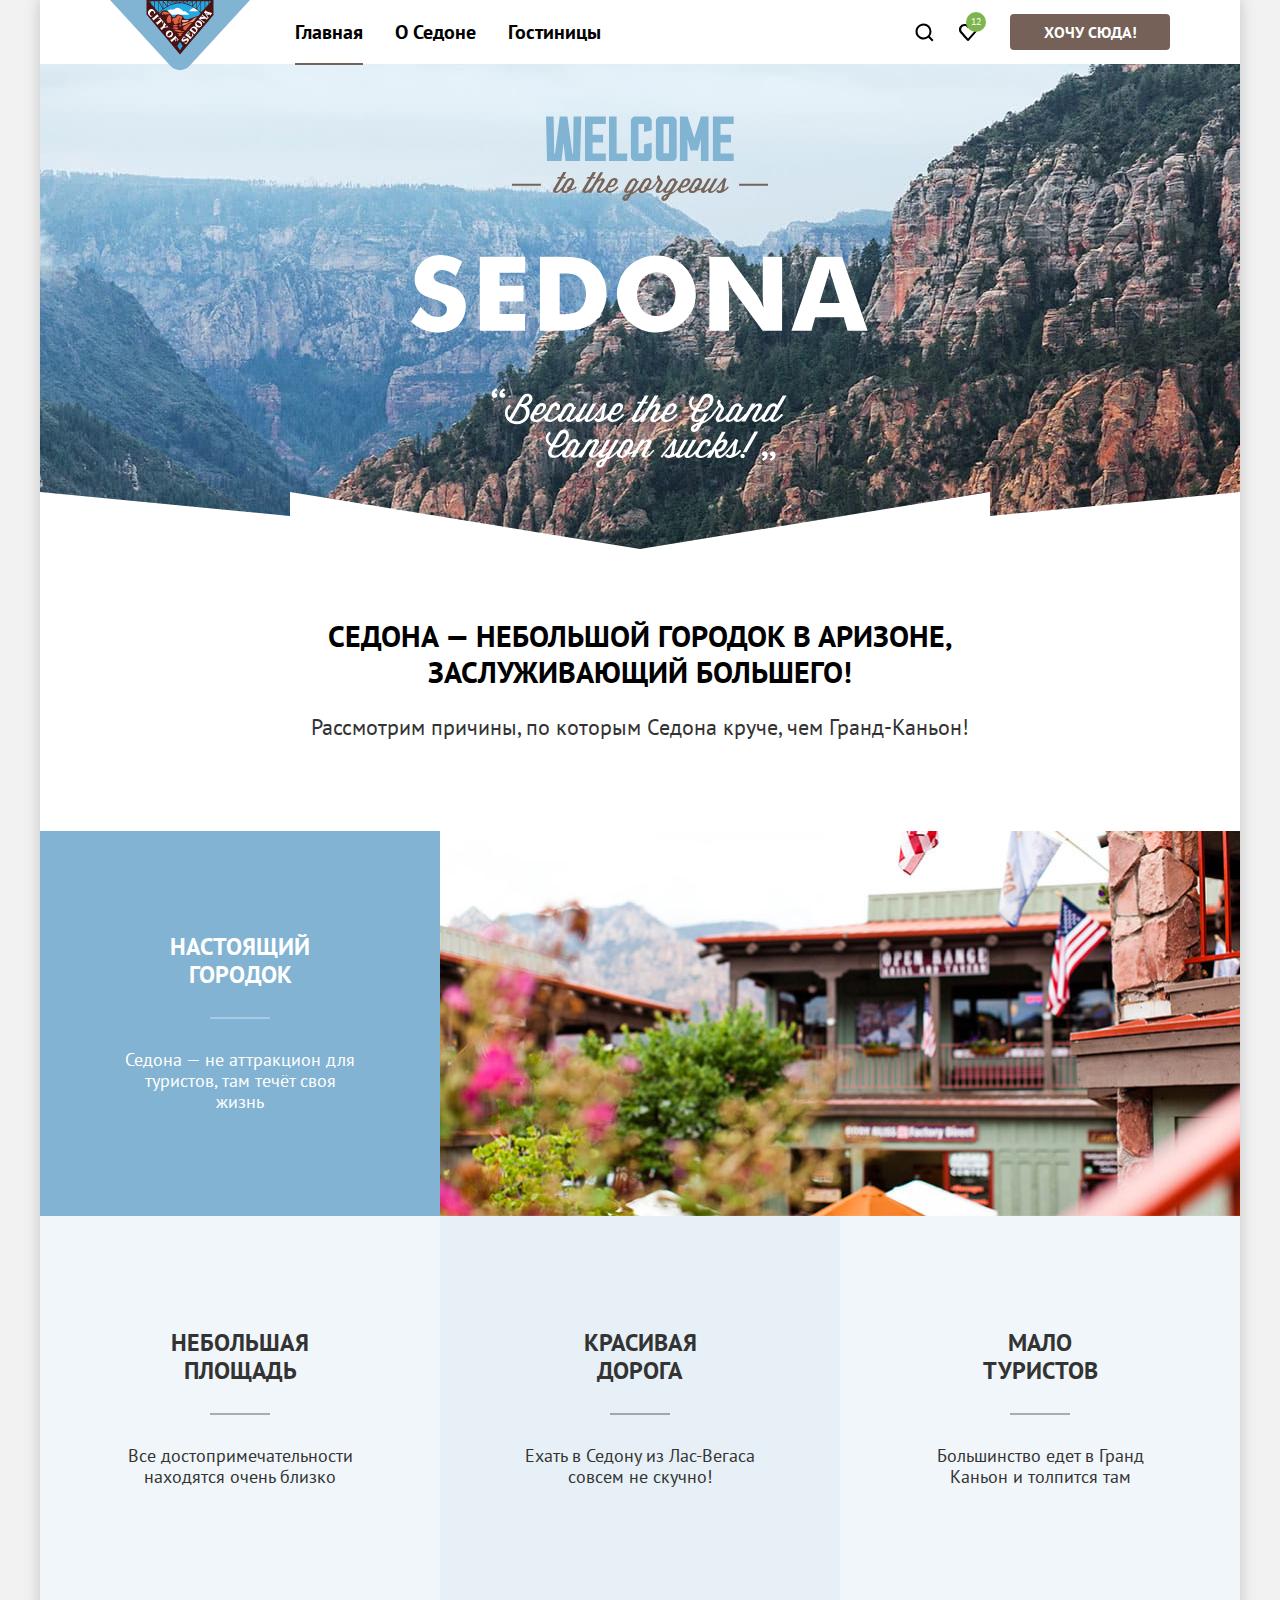
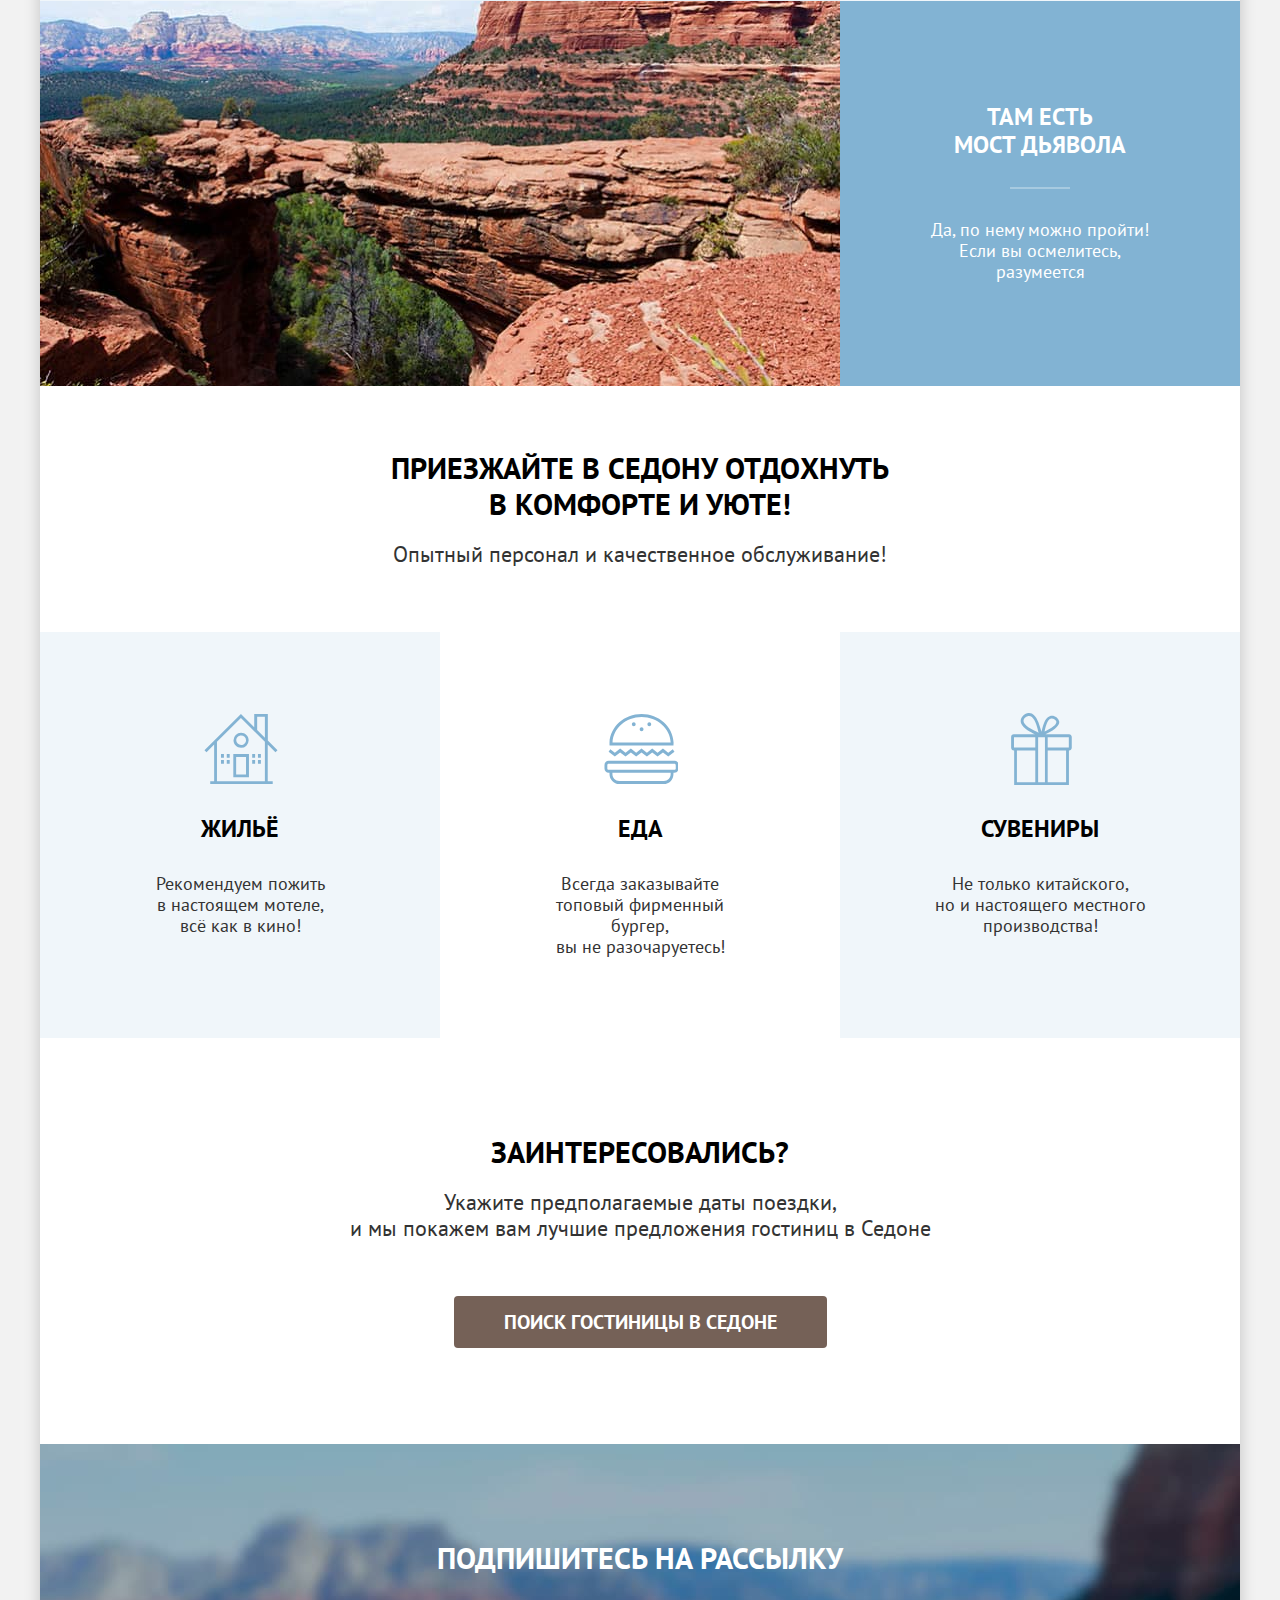
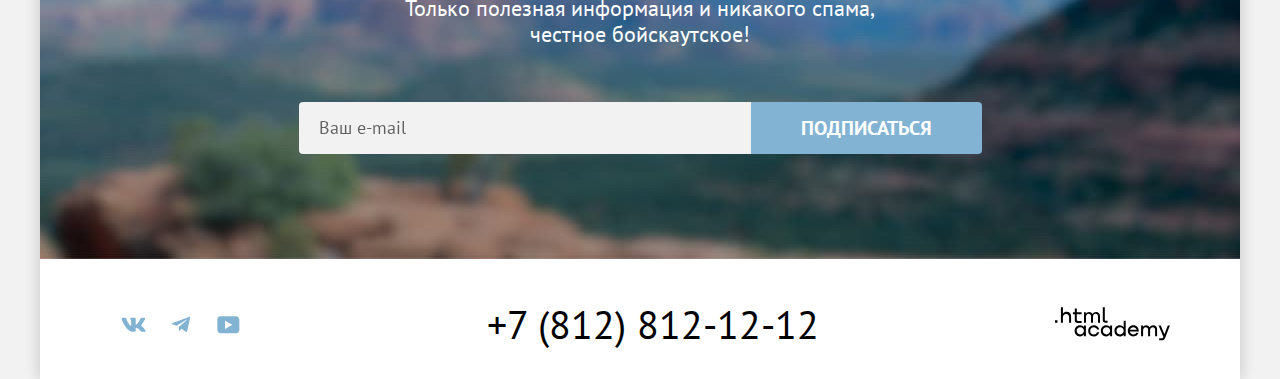
<file: index.html>
<!DOCTYPE html>
<html lang="ru">
<head>
  <meta charset="utf-8">
  <meta name="viewport" content="width=device-width, initial-scale=1.0">
  <title>Седона</title>
  <link rel="stylesheet" href="styles/styles.css">
  <link rel="icon" sizes="32x32" href="favicon.ico">
</head>
<body>
  <div class="page-container">
    <header class="page-header">
      <nav class="navigation">
        <a class="logo" href="index.html">
          <span class="visually-hidden">Логотип</span>
          <img class="site-logo" src="images/logo.svg" width="140" height="70" alt="Логотип Седона">
        </a>
        <ul class="navigation-list">
          <li class="navigation-item">
            <a class="navigation-link" href="#"><span class="navigation-link-current">Главная</span></a>
          </li>
          <li class="navigation-item">
            <a class="navigation-link" href="#">О Седоне</a>
          </li>
          <li class="navigation-item">
            <a class="navigation-link" href="catalog.html">Гостиницы</a>
          </li>
        </ul>
        <ul class="navigation-user">
          <li class="navigation-item">
            <a class="navigation-link navigation-item-search navigation-icon" href="search.html">
              <span class="visually-hidden">Поиск</span>
            </a>
          </li>
          <li class="navigation-item navigation-item-favorite">
            <a class="navigation-link navigation-item-heart navigation-icon" href="favorite.html">
              <span class="visually-hidden">Избранное</span>
              <span class="item-count">12</span>
            </a>
          </li>
          <li class="navigation-item">
            <a class="button navigation-item-button" href="#">Хочу сюда!</a>
          </li>
        </ul>
      </nav>
    </header>

    <main class="main-index">
      <section class="hero">
        <h1 class="visually-hidden">Седона</h1>
        <img class="hero-logo" src="images/welcome-to-sedona.svg" width="458" height="352" alt="Welcome to the gorgeous Sedona, because the Grand Canyon sucks!">
      </section>

      <section class="advantages">
        <h2 class="visually-hidden">Преимущества</h2>
        <b class="main-title title">Седона — небольшой городок в Аризоне, <br> заслуживающий большего!</b>
        <p class="main-subtitle subtitle">Рассмотрим причины, по которым Седона круче, чем Гранд-Каньон!</p>
        <ul class="advantages-list">
          <li class="advantages-item light">
            <h3 class="advantages-title">Настоящий городок</h3>
            <p class="advantages-description">Седона — не аттракцион для туристов, там течёт своя жизнь</p>
          </li>
          <li class="advantages-image">
            <img class="advantages-photo" src="images/advantages/photo-1.jpg" width="800" height="385" alt="Фото города">
          </li>
          <li class="advantages-item dark light-blue-background">
            <h3 class="advantages-title">Небольшая площадь</h3>
            <p class="advantages-description">Все достопримечательности находятся очень близко</p>
          </li>
          <li class="advantages-item dark">
            <h3 class="advantages-title">Красивая <br> дорога</h3>
            <p class="advantages-description">Ехать в Седону из Лас-Вегаса совсем не скучно!</p>
          </li>
          <li class="advantages-item dark light-blue-background">
            <h3 class="advantages-title">Мало <br> туристов</h3>
            <p class="advantages-description">Большинство едет в Гранд Каньон и толпится там</p>
          </li>
          <li class="advantages-image advantages-image-bridge">
            <img class="advantages-photo" src="images/advantages/photo-2.jpg" width="800" height="385" alt="Фото города">
          </li>
          <li class="advantages-item light">
            <h3 class="advantages-title">Там есть <br> мост дьявола</h3>
            <p class="advantages-description">Да, по нему можно пройти! Если вы осмелитесь, разумеется</p>
          </li>
        </ul>
      </section>

      <section class="services">
        <h2 class="services-title title">Приезжайте в Седону отдохнуть <br> в комфорте и уюте!</h2>
        <p class="services-subtitle subtitle">Опытный персонал и качественное обслуживание!</p>
        <ul class="services-list">
          <li class="services-item">
            <h3 class="services-heading services-home">Жильё</h3>
            <p class="services-text">Рекомендуем пожить <br> в настоящем мотеле, <br> всё как в кино!</p>
          </li>
          <li class="services-item">
            <h3 class="services-heading services-food">Еда</h3>
            <p class="services-text">Всегда заказывайте <br> топовый фирменный бургер, <br> вы не разочаруетесь!</p>
          </li>
          <li class="services-item">
            <h3 class="services-heading services-gifts">Сувениры</h3>
            <p class="services-text">Не только китайского, <br> но и настоящего местного <br> производства!</p>
          </li>
        </ul>
      </section>

      <section class="search">
        <h2 class="search-title title">Заинтересовались?</h2>
        <p class="search-subtitle subtitle">Укажите предполагаемые даты поездки, <br> и мы покажем вам лучшие предложения гостиниц в
          Седоне</p>
        <button class="button search-button" type="button">Поиск гостиницы в седоне</button>
      </section>

      <section class="subscribe">
        <h2 class="subscribe-title title">Подпишитесь на рассылку</h2>
        <p class="subscribe-subtitle subtitle">Только полезная информация и никакого спама, <br> честное бойскаутское!</p>
        <form class="subscribe-form" action="https://echo.htmlacademy.ru/" method="post">
          <input type="email" id="email-address" name="email-address" required class="subscribe-form-email">
          <label for="email-address" class="subscribe-email">Ваш e-mail</label>
          <button class="button button-light subscribe-button" type="submit">Подписаться</button>
        </form>
      </section>
    </main>

    <footer class="page-footer">
      <section class="footer-social">
        <h2 class="visually-hidden">Социальные сети</h2>
        <ul class="footer-social-list">
          <li class="footer-social-item">
            <a href="https://vk.com/htmlacademy" class="social-logo vk">
              <span class="visually-hidden">ВКонтакте</span>
            </a>
          </li>
          <li class="footer-social-item">
            <a href="https://t.me/htmlacademy" class="social-logo telegram">
              <span class="visually-hidden">Телеграмм</span>
            </a>
          </li>
          <li class="footer-social-item">
            <a href="https://www.youtube.com/user/htmlacademyru" class="social-logo youtube">
              <span class="visually-hidden">YouTube</span>
            </a>
          </li>
        </ul>
      </section>

      <section class="footer-number">
        <h2 class="visually-hidden">Номер</h2>
        <address class="contacts-address">
          <a href="tel:+78128121212" class="footer-number-call">+7 (812) 812-12-12</a>
        </address>
      </section>

      <section class="footer-logo">
        <h2 class="visually-hidden">Логотип HTML Academy</h2>
        <a href="https://htmlacademy.ru/intensive/htmlcss" class="htmlacademy-link">
          <span class="visually-hidden">Логотип HTML Academy</span>
        </a>
      </section>

    </footer>
  </div>
  <div class="modal-container modal-container-close">
    <div class="modal modal-search">
      <button class="modal-close-button" type="button">
        <span class="visually-hidden">Закрыть</span>
        <svg role="img" aria-label="Закрыть" aria-hidden="true" focusable="false" class="modal-close" xmlns="http://www.w3.org/2000/svg" width="14" height="14" fill="none">
          <path fill-rule="evenodd" d="M14.5 1.78 13.2.5 7.49 6.2 1.79.5.48 1.8l5.7 5.7-5.7 5.7 1.3 1.3 5.7-5.7 5.7 5.7 1.3-1.3-5.7-5.7 5.7-5.7Z"/>
        </svg>
      </button>
      <section class="modal-content">
        <h2 class="modal-title">Поиск гостиницы в Седоне</h2>
        <form class="search-form" action="https://echo.htmlacademy.ru/" method="post">
          <div class="search-form-wrapper">
            <label for="check-in-date" class="search-form-title title-check-in">Дата заезда:</label>
            <input type="text" id="check-in-date" name="check-in-date" required class="search-form-input" value="27 апреля 2020">
            <svg role="img" aria-label="Календарь" aria-hidden="true" focusable="false" xmlns="http://www.w3.org/2000/svg" width="16" height="15" fill="none" viewBox="0 0 16 15" class="search-form-calendar">
              <path d="M5.75 10c.3 0 .5-.2.5-.5s-.2-.5-.5-.5-.5.2-.5.5.2.5.5.5Z"/>
              <path d="M15 2h-2V0h-1v2H4V0H3v2H1c-.6 0-1 .4-1 1v11c0 .5.4 1 1 1h14c.5 0 1-.5 1-1V3c0-.6-.5-1-1-1Zm0 12H1V7h14v7ZM1 6V3h2v2h1V3h8v2h1V3h2v3H1Z"/>
              <path d="M8 10c.3 0 .5-.2.5-.5S8.3 9 8 9s-.5.2-.5.5.2.5.5.5Zm2.25 0c.3 0 .5-.2.5-.5s-.2-.5-.5-.5-.5.2-.5.5.2.5.5.5Zm-4.5 1c-.3 0-.5.2-.5.5s.2.5.5.5.5-.2.5-.5-.2-.5-.5-.5ZM3.5 10c.3 0 .5-.2.5-.5S3.8 9 3.5 9s-.5.2-.5.5.2.5.5.5Zm0 1c-.3 0-.5.2-.5.5s.2.5.5.5.5-.2.5-.5-.2-.5-.5-.5ZM8 11c-.3 0-.5.2-.5.5s.2.5.5.5.5-.2.5-.5-.2-.5-.5-.5Zm2.25 0c-.3 0-.5.2-.5.5s.2.5.5.5.5-.2.5-.5-.2-.5-.5-.5Zm2.25-1c.3 0 .5-.2.5-.5s-.2-.5-.5-.5-.5.2-.5.5.2.5.5.5Zm0 1c-.3 0-.5.2-.5.5s.2.5.5.5.5-.2.5-.5-.2-.5-.5-.5Z"/>
            </svg>
            <span class="search-form-text error">Мы не можем отправить вас в прошлое.</span>
          </div>
          <div class="search-form-wrapper">
            <label for="check-out-date" class="search-form-title title-check-out">Дата выезда:</label>
            <input type="text" id="check-out-date" name="check-out-date" required class="search-form-input" value="1 сентября 2023">
            <svg role="img" aria-label="Календарь" aria-hidden="true" focusable="false" xmlns="http://www.w3.org/2000/svg" width="16" height="15" fill="none" viewBox="0 0 16 15" class="search-form-calendar">
              <path d="M5.75 10c.3 0 .5-.2.5-.5s-.2-.5-.5-.5-.5.2-.5.5.2.5.5.5Z"/>
              <path d="M15 2h-2V0h-1v2H4V0H3v2H1c-.6 0-1 .4-1 1v11c0 .5.4 1 1 1h14c.5 0 1-.5 1-1V3c0-.6-.5-1-1-1Zm0 12H1V7h14v7ZM1 6V3h2v2h1V3h8v2h1V3h2v3H1Z"/>
              <path d="M8 10c.3 0 .5-.2.5-.5S8.3 9 8 9s-.5.2-.5.5.2.5.5.5Zm2.25 0c.3 0 .5-.2.5-.5s-.2-.5-.5-.5-.5.2-.5.5.2.5.5.5Zm-4.5 1c-.3 0-.5.2-.5.5s.2.5.5.5.5-.2.5-.5-.2-.5-.5-.5ZM3.5 10c.3 0 .5-.2.5-.5S3.8 9 3.5 9s-.5.2-.5.5.2.5.5.5Zm0 1c-.3 0-.5.2-.5.5s.2.5.5.5.5-.2.5-.5-.2-.5-.5-.5ZM8 11c-.3 0-.5.2-.5.5s.2.5.5.5.5-.2.5-.5-.2-.5-.5-.5Zm2.25 0c-.3 0-.5.2-.5.5s.2.5.5.5.5-.2.5-.5-.2-.5-.5-.5Zm2.25-1c.3 0 .5-.2.5-.5s-.2-.5-.5-.5-.5.2-.5.5.2.5.5.5Zm0 1c-.3 0-.5.2-.5.5s.2.5.5.5.5-.2.5-.5-.2-.5-.5-.5Z"/>
            </svg>
            <span class="search-form-text">На эти даты есть свободные номера. Пока есть.</span>
          </div>
          <div class="search-form-wrapper">
            <div class="guests-wrapper">
              <label for="adults" class="search-form-title">Взрослые:</label>
              <div class="guests-amount-wrapper">
                <button type="button" class="guests-amount-button">
                  <span class="visually-hidden">Кнопка уменьшить количество взрослых</span>
                  <span class="button-decrease-amount"></span>
                </button>
                <input type="text" id="adults" name="adults" required class="input-guests" value="2">
                <button type="button" class="guests-amount-button">
                  <span class="visually-hidden">Кнопка увеличить количество взрослых</span>
                  <span class="button-increase-amount"></span>
                </button>
              </div>
            </div>
            <div class="guests-wrapper">
              <label for="children" class="search-form-title title-children">Дети:</label>
              <span class="tooltip">
                <button class="tooltip-toggle" type="button" aria-labelledby="tooltip-label-info">
                  <svg role="img" aria-label="Детальная информация" aria-hidden="true" focusable="false" class="tooltip-icon" xmlns="http://www.w3.org/2000/svg" width="26" height="26" fill="none" viewBox="0 0 26 26">
                    <circle cx="13" cy="13" r="13" fill="#83B3D3"/>
                    <path fill="#fff" fill-rule="evenodd" d="M12 7h2v2h-2V7Zm2 12h-2v-9h2v9Z" clip-rule="evenodd"/>
                  </svg>
                </button>
                <span class="tooltip-text" role="tooltip" id="tooltip-label-info">Укажите количество детей, которые будут с вами, возраст которых от 6 до 18 лет. Дети до 6 лет размещаются бесплатно.</span>
              </span>
              <div class="guests-amount-wrapper">
                <button type="button" class="guests-amount-button">
                  <span class="visually-hidden">Кнопка уменьшить количество взрослых</span>
                  <span class="button-decrease-amount"></span>
                </button>
                <input type="text" id="children" name="children" required class="input-guests" value="2">
                <button type="button" class="guests-amount-button">
                  <span class="visually-hidden">Кнопка увеличить количество взрослых</span>
                  <span class="button-increase-amount"></span>
                </button>
              </div>
            </div>
          </div>
          <button type="submit" class="search-form-button">Найти</button>
        </form>
      </section>
    </div>
  </div>

  <script>
    document.addEventListener('DOMContentLoaded', function() {
      const searchButton = document.querySelector('.search-button');
      const modalContainer = document.querySelector('.modal-container');
      const closeModalButton = document.querySelector('.modal-close-button');
      searchButton.addEventListener('click', function() {
        modalContainer.classList.remove('modal-container-close');
      });
      closeModalButton.addEventListener('click', function() {
        modalContainer.classList.add('modal-container-close');
      });
    });

  </script>
</body>
</html>
</file>
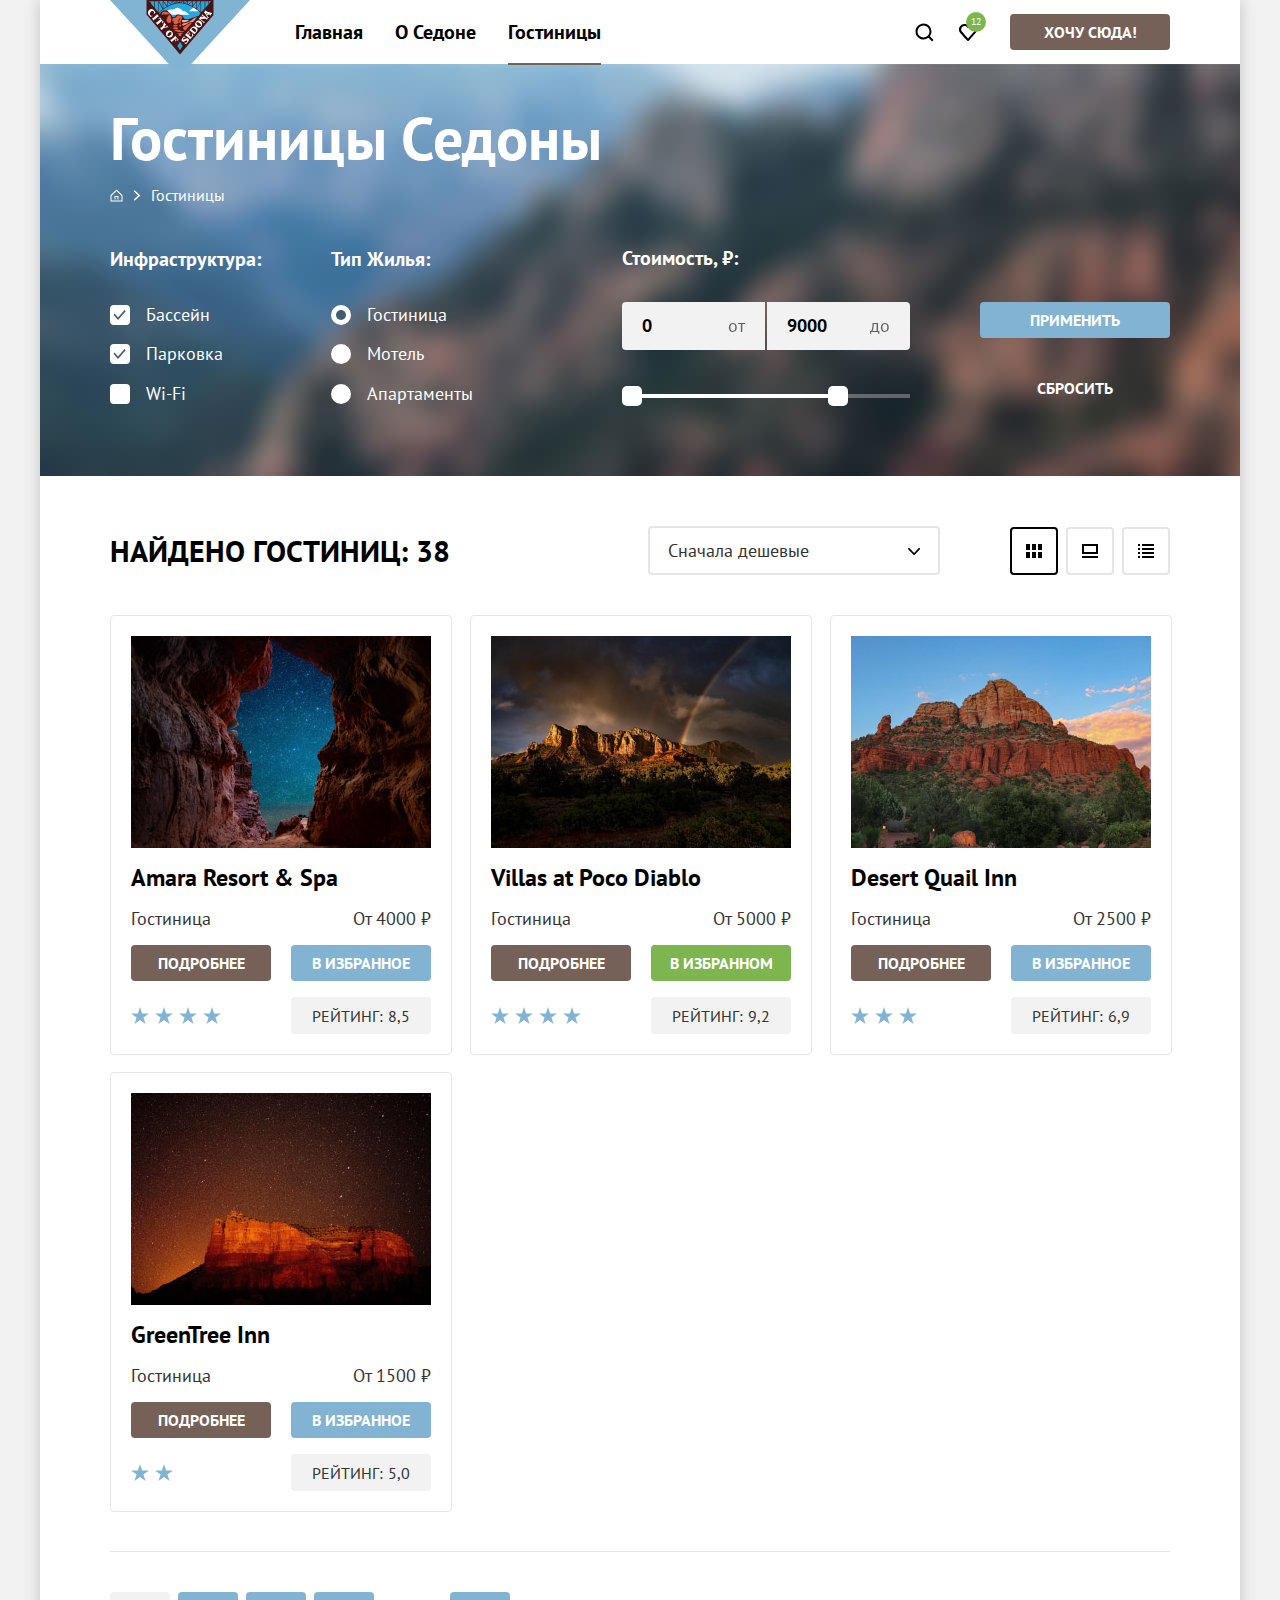
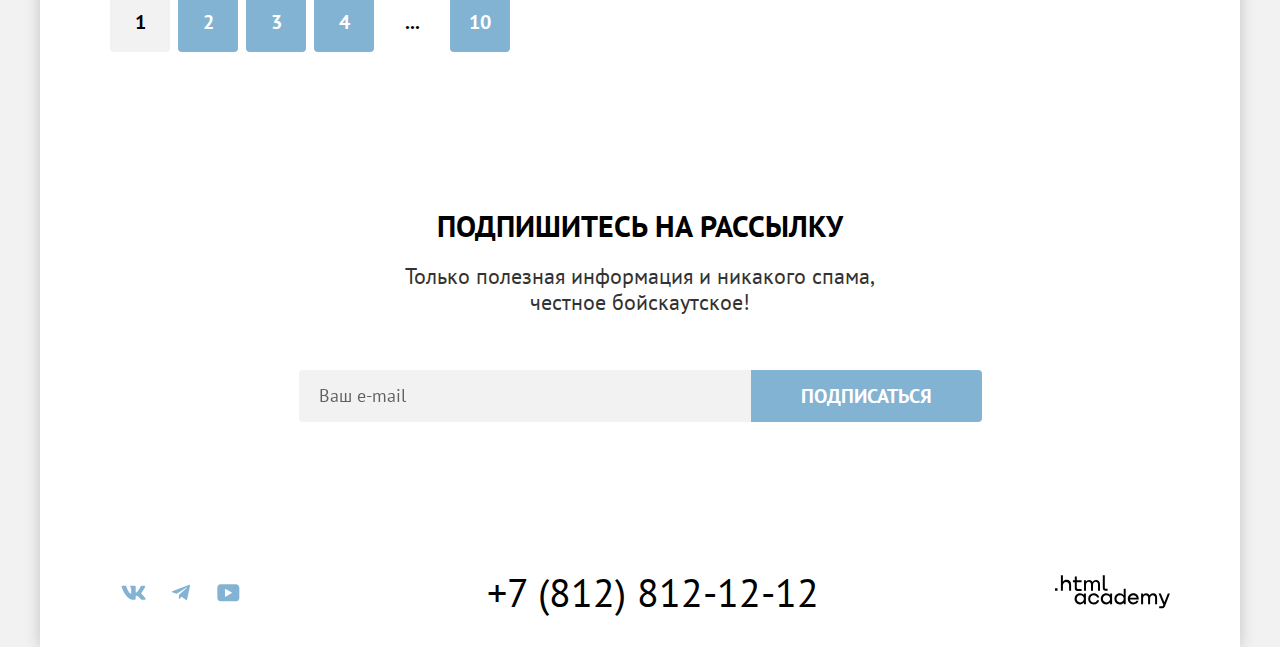
<file: catalog.html>
<!doctype html>
<html lang="ru">
<head>
  <meta charset="UTF-8">
  <meta name="viewport" content="width=device-width, initial-scale=1.0">
  <title>Гостиницы Седоны</title>
  <link rel="stylesheet" href="styles/styles.css">
  <link rel="icon" sizes="32x32" href="favicon.ico">
</head>
<body>
  <div class="page-container">
    <header class="page-header">
      <nav class="navigation">
        <a class="logo" href="index.html">
          <span class="visually-hidden">Логотип</span>
          <img class="site-logo" src="images/logo.svg" width="140" height="70" alt="Логотип Седона">
        </a>
        <ul class="navigation-list">
          <li class="navigation-item">
            <a class="navigation-link" href="index.html">Главная</a>
          </li>
          <li class="navigation-item">
            <a class="navigation-link" href="#">О Седоне</a>
          </li>
          <li class="navigation-item">
            <a class="navigation-link"><span class="navigation-link-current">Гостиницы</span></a>
          </li>
        </ul>
        <ul class="navigation-user">
          <li class="navigation-item">
            <a class="navigation-link navigation-item-search navigation-icon" href="search.html">
              <span class="visually-hidden">Поиск</span>
            </a>
          </li>
          <li class="navigation-item navigation-item-favorite">
            <a class="navigation-link navigation-item-heart navigation-icon" href="favorite.html">
              <span class="visually-hidden">Избранное</span>
              <span class="item-count">12</span>
            </a>
          </li>
          <li class="navigation-item">
            <a class="button navigation-item-button" href="#">Хочу сюда!</a>
          </li>
        </ul>
      </nav>
    </header>

    <main class="main-inner">
      <div class="main-inner-wrapper">
        <header class="inner-header">
          <h1 class="inner-header-title">Гостиницы Седоны</h1>
          <ul class="breadcrumbs">
            <li class="breadcrumbs-item">
              <a class="breadcrumbs-link home-icon" href="index.html">
              </a>
            </li>
            <li class="breadcrumbs-item">
              <a class="breadcrumbs-link">Гостиницы</a>
            </li>
          </ul>
        </header>

        <section class="filter">
          <h2 class="visually-hidden">Фильтр гостиниц</h2>
          <form class="housing-filter" action="https://echo.htmlacademy.ru/" method="get">
            <div class="filter-house-type">
              <fieldset class="housing-filter-group">
                <legend class="housing-filter-title">Инфраструктура:</legend>
                <ul class="housing-filer-list">
                  <li class="housing-filer-item">
                    <label class="control">
                      <input class="control-input visually-hidden" type="checkbox" name="pool" checked>
                      <span class="control-mark">
                        <svg xmlns="http://www.w3.org/2000/svg" width="13" height="11" fill="none" class="control-mark-tick">
                          <path fill="#3F5E72" d="M11 .5 4.5 7.9 1.1 4 0 5.2l4.5 5.2 7.7-8.6L11 .5Z"/>
                        </svg>
                      </span>
                      <span class="control-label">Бассейн</span>
                    </label>
                  </li>
                  <li class="housing-filer-item">
                    <label class="control">
                      <input class="control-input visually-hidden" type="checkbox" name="parking" checked>
                      <span class="control-mark">
                        <svg xmlns="http://www.w3.org/2000/svg" width="13" height="11" fill="none" class="control-mark-tick">
                          <path fill="#3F5E72" d="M11 .5 4.5 7.9 1.1 4 0 5.2l4.5 5.2 7.7-8.6L11 .5Z"/>
                        </svg>
                      </span>
                      <span class="control-label">Парковка</span>
                    </label>
                  </li>
                  <li class="housing-filer-item">
                    <label class="control">
                      <input class="control-input visually-hidden" type="checkbox" name="wifi">
                      <span class="control-mark">
                        <svg xmlns="http://www.w3.org/2000/svg" width="13" height="11" fill="none" class="control-mark-tick">
                          <path fill="#3F5E72" d="M11 .5 4.5 7.9 1.1 4 0 5.2l4.5 5.2 7.7-8.6L11 .5Z"/>
                        </svg>
                      </span>
                      <span class="control-label">Wi-Fi</span>
                    </label>
                  </li>
                </ul>
              </fieldset>
              <fieldset class="housing-filter-group">
                <legend class="housing-filter-title">Тип жилья:</legend>
                <ul class="housing-filer-list">
                  <li class="housing-filer-item">
                    <label class="control">
                      <input class="control-input visually-hidden" type="radio" name="housing-type" value="hotel" checked>
                      <span class="control-mark"></span>
                      <span class="control-label">Гостиница</span>
                    </label>
                  </li>
                  <li class="housing-filer-item">
                    <label class="control">
                      <input class="control-input visually-hidden" type="radio" value="motel" name="housing-type">
                      <span class="control-mark"></span>
                      <span class="control-label">Мотель</span>
                    </label>
                  </li>
                  <li class="housing-filer-item">
                    <label class="control">
                      <input class="control-input visually-hidden" type="radio" value="apartments" name="housing-type">
                      <span class="control-mark"></span>
                      <span class="control-label">Апартаменты</span>
                    </label>
                  </li>
                </ul>
              </fieldset>
            </div>
            <div class="filter-house-price">
              <fieldset class="housing-filter-group">
                <legend class="housing-filter-title">Стоимость, &#8381;:</legend>
                <div class="house-price-wrapper">
                  <div class="price-range-wrapper">
                    <label for="min-price" class="house-price-range">от</label>
                    <input id="min-price" type="text" name="min-price" value="0" required class="house-price-toggle">
                  </div>
                  <div class="price-range-wrapper">
                    <label for="max-price" class="house-price-range">до</label>
                    <input id="max-price" type="text" name="max-price" value="9000" required class="house-price-toggle">
                  </div>
                </div>
                <div class="range">
                  <div class="range-scale">
                    <div class="range-bar">
                      <button class="range-toggle toggle-min" type="button">
                        <span class="visually-hidden">Изменить минимальную цену</span>
                      </button>
                      <button class="range-toggle toggle-max" type="button">
                        <span class="visually-hidden">Изменить максимальную цену</span>
                      </button>
                    </div>
                  </div>
                </div>
              </fieldset>
              <div class="filter-button">
                <button class="button button-light catalog-submit" type="submit">Применить</button>
                <button class="button catalog-reset" type="reset">Сбросить</button>
              </div>
            </div>
          </form>
        </section>
      </div>

      <section class="catalog">
        <div class="catalog-head-wrapper">
          <h2 class="visually-hidden">Поиск гостиниц</h2>
          <span class="catalog-search-result">Найдено гостиниц: <span class="catalog-search-output">38</span></span>
          <div class="select-wrapper">
            <select class="select-control" aria-label="Сортировка">
              <option value="cheap">Сначала дешевые</option>
              <option value="popular">Сначала популярные</option>
              <option value="expensive">Сначала дорогие</option>
            </select>
            <svg aria-hidden="true" focusable="false" class="select-control-arrow" xmlns="http://www.w3.org/2000/svg" width="12" height="9" fill="none">
              <path d="m6.67 7.71 5.1-5.3c.3-.3.3-.9 0-1.2-.3-.3-.9-.3-1.2 0l-4.5 4.7-4.5-4.7c-.3-.3-.9-.3-1.2 0-.2.1-.3.4-.3.6 0 .2.1.4.3.6l5.1 5.3c.3.4.9.4 1.2 0Z"/>
            </svg>
          </div>
          <div class="catalog-view-wrapper">
            <a href="catalog.html?view=card" class="catalog-view-item">
              <span class="visually-hidden">Показать карточки</span>
              <svg role="img" aria-label="Показать карточки" aria-hidden="true" focusable="false" xmlns="http://www.w3.org/2000/svg" width="16" height="14" fill="none">
                <path fill="#000" d="M4 0H0v6h4V0Zm12 0h-4v6h4V0Zm-6 0H6v6h4V0ZM4 8H0v6h4V8Zm12 0h-4v6h4V8Zm-6 0H6v6h4V8Z"/>
              </svg>
            </a>
            <a href="catalog.html?view=tile" class="catalog-view-item">
              <span class="visually-hidden">Показать плитку</span>
              <svg role="img" aria-label="Показать плитку" aria-hidden="true" focusable="false" xmlns="http://www.w3.org/2000/svg" width="16" height="14" fill="none">
                <path fill="#000" d="M16 12H0v2h16v-2ZM14 2v6H2V2h12Zm2-2H0v10h16V0Z"/>
              </svg>
            </a>
            <a href="catalog.html?view=list" class="catalog-view-item">
              <span class="visually-hidden">Показать список</span>
              <svg role="img" aria-label="Показать список" aria-hidden="true" focusable="false" xmlns="http://www.w3.org/2000/svg" width="16" height="14" fill="none">
                <path fill="#000" d="M2 0H0v2h2V0Zm14 0H4v2h12V0ZM2 4H0v2h2V4Zm14 0H4v2h12V4ZM2 8H0v2h2V8Zm14 0H4v2h12V8ZM2 12H0v2h2v-2Zm14 0H4v2h12v-2Z"/>
              </svg>
            </a>
          </div>
        </div>
        <ul class="housing-list">
          <li class="housing-card">
            <a href="#" class="housing-card-link">
              <img src="images/hotels/hotel-1.jpg" width="300" height="212" class="housing-card-image" alt="Amara Resort & Spa">
              <h3 class="housing-card-title">Amara Resort & Spa</h3>
            </a>
            <div class="housing-card-wrapper">
              <section class="housing-card-price">
                <h3 class="visually-hidden">Тип размещения и цена</h3>
                <span class="housing-name">Гостиница</span>
                <b class="housing-price">От 4000 &#8381;</b>
              </section>
              <section class="housing-card-buttons">
                <h3 class="visually-hidden">Информация и избранное</h3>
                <a href="#" class="housing-more-details">Подробнее</a>
                <button class="housing-to-favorite" type="button">В избранное</button>
              </section>
              <section class="housing-card-rate">
                <h3 class="visually-hidden">Количество звезд</h3>
                <span class="housing-stars housing-stars-4"><span class="visually-hidden">Четыре звезды</span></span>
                <span class="housing-number-rate">Рейтинг: <span class="housing-rate">8,5</span></span>
              </section>
            </div>
          </li>
          <li class="housing-card">
            <a href="#" class="housing-card-link">
              <img src="images/hotels/hotel-2.jpg" width="300" height="212" class="housing-card-image" alt="Villas at Poco Diablo">
              <h3 class="housing-card-title">Villas at Poco Diablo</h3>
            </a>
            <div class="housing-card-wrapper">
              <section class="housing-card-price">
                <h3 class="visually-hidden">Тип размещения и цена</h3>
                <span class="housing-name">Гостиница</span>
                <b class="housing-price">От 5000 &#8381;</b>
              </section>
              <section class="housing-card-buttons">
                <h3 class="visually-hidden">Информация и избранное</h3>
                <a href="#" class="housing-more-details">Подробнее</a>
                <button class="housing-to-favorite housing-added-favorite" type="button">В избранном</button>
              </section>
              <section class="housing-card-rate">
                <h3 class="visually-hidden">Количество звезд</h3>
                <span class="housing-stars housing-stars-4"><span class="visually-hidden">Четыре звезды</span></span>
                <span class="housing-number-rate">Рейтинг: <span class="housing-rate">9,2</span></span>
              </section>
            </div>
          </li>
          <li class="housing-card">
            <a href="#" class="housing-card-link">
              <img src="images/hotels/hotel-3.jpg" width="300" height="212" class="housing-card-image" alt="Desert Quail Inn">
              <h3 class="housing-card-title">Desert Quail Inn</h3>
            </a>
            <div class="housing-card-wrapper">
              <section class="housing-card-price">
                <h3 class="visually-hidden">Тип размещения и цена</h3>
                <span class="housing-name">Гостиница</span>
                <b class="housing-price">От 2500 &#8381;</b>
              </section>
              <section class="housing-card-buttons">
                <h3 class="visually-hidden">Информация и избранное</h3>
                <a href="#" class="housing-more-details">Подробнее</a>
                <button class="housing-to-favorite" type="button">В избранное</button>
              </section>
              <section class="housing-card-rate">
                <h3 class="visually-hidden">Количество звезд</h3>
                <span class="housing-stars housing-stars-3"><span class="visually-hidden">Три звезды</span></span>
                <span class="housing-number-rate">Рейтинг: <span class="housing-rate">6,9</span></span>
              </section>
            </div>
          </li>
          <li class="housing-card">
            <a href="#" class="housing-card-link">
              <img src="images/hotels/hotel-4.jpg" width="300" height="212" class="housing-card-image" alt="GreenTree Inn">
              <h3 class="housing-card-title">GreenTree Inn</h3>
            </a>
            <div class="housing-card-wrapper">
              <section class="housing-card-price">
                <h3 class="visually-hidden">Тип размещения и цена</h3>
                <span class="housing-name">Гостиница</span>
                <b class="housing-price">От 1500 &#8381;</b>
              </section>
              <section class="housing-card-buttons">
                <h3 class="visually-hidden">Информация и избранное</h3>
                <a href="#" class="housing-more-details">Подробнее</a>
                <button class="housing-to-favorite" type="button">В избранное</button>
              </section>
              <section class="housing-card-rate">
                <h3 class="visually-hidden">Количество звезд</h3>
                <span class="housing-stars housing-stars-2"><span class="visually-hidden">Две звезды</span></span>
                <span class="housing-number-rate">Рейтинг: <span class="housing-rate">5,0</span></span>
              </section>
            </div>
          </li>
        </ul>

        <ul class="pagination">
          <li class="pagination-item">
            <a class="pagination-link pagination-current">1</a>
          </li>
          <li class="pagination-item">
            <a class="pagination-link" href="#">2</a>
          </li>
          <li class="pagination-item">
            <a class="pagination-link" href="#">3</a>
          </li>
          <li class="pagination-item">
            <a class="pagination-link" href="#">4</a>
          </li>
          <li class="pagination-item dots">
            <a class="pagination-link" href="#">...</a>
          </li>
          <li class="pagination-item">
            <a class="pagination-link" href="#">10</a>
          </li>
        </ul>
      </section>

      <section class="subscribe catalog-subscribe">
        <h2 class="subscribe-title catalog-subscribe-title">Подпишитесь на рассылку</h2>
        <p class="subscribe-subtitle catalog-subscribe-subtitle">Только полезная информация и никакого спама, <br> честное бойскаутское!</p>
        <form class="subscribe-form" action="https://echo.htmlacademy.ru/" method="post">
          <input type="email" id="email-address" name="email-address" required class="subscribe-form-email">
          <label for="email-address" class="subscribe-email">Ваш e-mail</label>
          <button class="button button-light subscribe-button" type="submit">Подписаться</button>
        </form>
      </section>
    </main>

    <footer class="page-footer">
      <section class="footer-social">
        <h2 class="visually-hidden">Социальные сети</h2>
        <ul class="footer-social-list">
          <li class="footer-social-item">
            <a href="https://vk.com/htmlacademy" class="social-logo vk">
              <span class="visually-hidden">ВКонтакте</span>
            </a>
          </li>
          <li class="footer-social-item">
            <a href="https://t.me/htmlacademy" class="social-logo telegram">
              <span class="visually-hidden">Телеграмм</span>
            </a>
          </li>
          <li class="footer-social-item">
            <a href="https://www.youtube.com/user/htmlacademyru" class="social-logo youtube">
              <span class="visually-hidden">YouTube</span>
            </a>
          </li>
        </ul>
      </section>

      <section class="footer-number">
        <h2 class="visually-hidden">Номер</h2>
        <address class="contacts-address">
          <a href="tel:+78128121212" class="footer-number-call">+7 (812) 812-12-12</a>
        </address>
      </section>

      <section class="footer-logo">
        <h2 class="visually-hidden">Логотип HTML Academy</h2>
        <a href="https://htmlacademy.ru/intensive/htmlcss" class="htmlacademy-link">
          <span class="visually-hidden">Логотип HTML Academy</span>
        </a>
      </section>

    </footer>
  </div>
</body>
</html>
</file>
<file: styles/styles.css>
@font-face {
  font-family: "PT Sans";
  font-style: normal;
  font-weight: 400;
  src: url("../fonts/ptsans-400.woff2") format("woff2");
  font-display: swap;
}

@font-face {
  font-family: "PT Sans";
  font-style: normal;
  font-weight: 700;
  src: url("../fonts/ptsans-700.woff2") format("woff2");
  font-display: swap;
}

html {
  height: 100%;
}

body {
  flex-direction: column;
  height: 100%;
  margin: 0;
  font-family: "PT Sans", sans-serif;
  font-size: 18px;
  line-height: 117%;
  color: #000;
  background-color: #f2f2f2;
  text-align: center;
}

.page-container {
  display: flex;
  flex-direction: column;
  min-height: 100%;
  width: 1200px;
  margin: 0 auto;
  background-color: #fff;
  box-shadow: 0 0 15px 0 rgba(0, 0, 0, 0.2);
}

.visually-hidden {
  position: absolute;
  width: 1px;
  height: 1px;
  margin: -1px;
  padding: 0;
  border: 0;
  clip: rect(0 0 0 0);
  overflow: hidden;
}

.button {
  font-family: "PT Sans", sans-serif;
  display: inline-flex;
  justify-content: center;
  align-items: center;
  padding: 8px 50px;
  border-radius: 4px;
  background-color: #756157;
  font-weight: 700;
  font-size: 20px;
  line-height: 180%;
  text-transform: uppercase;
  color: #fff;
  border: none;
  text-decoration: none;
  cursor: pointer;
}

.button-light {
  background-color: #82b3d3;
}

.title {
  font-family: "PT Sans", sans-serif;
  font-weight: 700;
  font-size: 30px;
  line-height: 120%;
  text-transform: uppercase;
  color: #000;
  margin: 0;
  padding: 0;
}

.subtitle {
  font-family: "PT Sans", sans-serif;
  font-weight: 400;
  font-size: 22px;
  line-height: 118%;
  color: #333;
  margin: 0;
  padding: 0;
}

/* Header */

.page-header {
  position: relative;
  z-index: 4;
  margin: 0 70px;
}

.navigation {
  display: flex;
}

.logo {
  position: relative;
  z-index: 1;
  margin-right: 29px;
  margin-bottom: -6px;
}

.site-logo {
  display: block;
}

.navigation-list {
  display: flex;
  flex-wrap: wrap;
  align-items: center;
  max-width: 500px;
  margin: 0;
  padding: 0;
  list-style-type: none;
}

.navigation-list:last-child {
  margin-left: auto;
}

.navigation-item {
  display: flex;
}

.navigation-link {
  font-family: "PT Sans", sans-serif;
  font-weight: 700;
  font-size: 20px;
  text-transform: capitalize;
  color: inherit;
  line-height: 120%;
  text-decoration: none;
  padding: 20px 16px;
}

.navigation-link:hover,
.navigation-link:focus {
  color: #756157;
}

.navigation-link:active {
  color: rgba(117, 97, 87, 0.3);
}

.navigation-link-current {
  position: relative;
}

.navigation-link-current::after {
  content: "";
  position: absolute;
  bottom: -20px;
  width: 100%;
  left: 0;
  right: 0;
  background: #756257;
  height: 2px;
  z-index: 2;
}

.navigation-user {
  display: flex;
  flex-wrap: wrap;
  align-items: center;
  justify-content: end;
  max-width: 400px;
  margin: 0 0 0 auto;
  list-style-type: none;
}

.navigation-icon {
  display: block;
  background-repeat: no-repeat;
  background-position: center;
  width: 20px;
  height: 20px;
  padding: 22px 12px;
}

.navigation-item-search {
  background-image: url("../images/icons/search.svg");
}

.navigation-item-heart {
  background-image: url("../images/icons/heart.svg");
}

.navigation-icon:hover {
  background-color: #e6e6e6;
}

.navigation-icon:focus {
  outline: 3px solid #83b3d3;
}

.navigation-icon:active {
  background-color: rgba(230, 230, 230, 0.6);
}

.navigation-item-favorite {
  position: relative;
}

.item-count {
  position: absolute;
  top: 12px;
  right: 4px;
  width: 20px;
  min-height: 20px;
  display: flex;
  align-items: center;
  justify-content: center;
  font-weight: 400;
  font-size: 10px;
  color: #fff;
  line-height: 100%;
  background-color: #7db54f;
  border-radius: 10px;
}

.navigation-item-button {
  font-size: 16px;
  line-height: 125%;
  margin-left: 20px;
  padding: 8px 0 8px 0;
  width: 160px;
}

.navigation-item-button:hover,
.navigation-item-button:focus {
  background-color: #615048;
}

.navigation-item-button:active {
  color: rgba(255, 255, 255, 0.3);
}

.navigation-item-button:disabled {
  background-color: #e5e5e5;
}

/* Hero section */

.main-index {
  flex-grow: 1;
}

.hero {
  position: relative;
  display: flex;
  align-items: center;
  justify-content: center;
  min-height: 485px;
  color: #fff;
  background-color: #808fa7;
  background-image: url("../images/backgrounds/index-background.jpg");
  background-size: cover;
  background-repeat: no-repeat;
  margin-bottom: 69px;
}

.hero::after {
  content: "";
  position: absolute;
  bottom: 0;
  height: 57px;
  width: 100%;
  background-image: url("../images/divider.svg");
  background-size: cover;
}

.hero-logo {
  display: block;
  margin-top: -30px;
}

/* Advantages section */

.advantages {
  margin-bottom: 64px;
}

.main-title {
  display: block;
  margin-bottom: 25px;
}

.main-subtitle {
  display: block;
  margin-bottom: 90px;
}

.advantages-list {
  display: grid;
  grid-template-columns: 1fr 1fr 1fr;
  grid-template-rows: minmax(385px, auto) minmax(385px, auto) minmax(385px, auto);
  margin: 0;
  padding: 0;
  list-style-type: none;
}

.advantages-title {
  position: relative;
  font-family: "PT Sans", sans-serif;
  font-weight: 700;
  font-size: 24px;
  line-height: 117%;
  text-transform: uppercase;
  color: #fff;
  margin: 0 0 60px 0;
  padding: 0;
}

.advantages-title::after {
  content: "";
  position: absolute;
  width: 60px;
  height: 2px;
  background-color: rgba(255, 255, 255, 0.3);
  bottom: -30px;
  left: 0;
  right: 0;
  margin: 0 auto;
}

.advantages-item {
  max-width: 400px;
  background-color: #82b3d3;
  padding: 102px 85px;
  box-sizing: border-box;
}

.advantages-item.light {
  color: #fff;
}

.advantages-item.dark .advantages-title::after {
  background-color: rgba(0, 0, 0, 0.3);
}

.advantages-description {
  font-family: "PT Sans", sans-serif;
  font-weight: 400;
  font-size: 18px;
  line-height: 117%;
  color: #fff;
  margin: 0;
  padding: 0;
}

.advantages-item.dark .advantages-title,
.advantages-item.dark .advantages-description {
  color: #333;
}

.advantages-item.dark {
  padding: 113px 84px;
}

.advantages-item:nth-child(4n) {
  background-color: rgba(131, 179, 211, 0.2);
}

.advantages-item.light-blue-background {
  background-color: rgba(131, 179, 211, 0.12);
}

.advantages-photo {
  display: block;
}

.advantages-image {
  grid-column: 2 / -1;
}

.advantages-image-bridge {
  grid-column: 1 / 3;
}

/* Services section */

.services {
  margin-bottom: 96px;
}

.services-list {
  display: grid;
  grid-template-columns: repeat(3, minmax(400px, 1fr));
  margin: 0;
  padding: 0;
  list-style-type: none;
}

.services-item {
  display: flex;
  flex-direction: column;
  align-items: center;
  width: 400px;
  background-color: #fff;
  padding: 81px 85px;
  box-sizing: border-box;
}

.services-title {
  margin-bottom: 20px;
}

.services-subtitle {
  margin-bottom: 64px;
}

.services-home::before {
  content: "";
  display: block;
  width: 75px;
  height: 72px;
  margin-bottom: 30px;
  background-image: url("../images/advantages/advantages-home.svg");
}

.services-food::before {
  content: "";
  display: block;
  width: 75px;
  height: 72px;
  margin-bottom: 30px;
  background-image: url("../images/advantages/advantages-food.svg");
}

.services-gifts::before {
  content: "";
  display: block;
  width: 75px;
  height: 72px;
  margin-bottom: 30px;
  background-image: url("../images/advantages/advantages-gifts.svg");
}

.services-heading {
  display: flex;
  flex-direction: column;
  align-items: center;
  font-family: "PT Sans", sans-serif;
  font-weight: 700;
  font-size: 24px;
  line-height: 117%;
  text-transform: uppercase;
  margin: 0 0 30px 0;
  padding: 0;
}

.services-text {
  font-family: "PT Sans", sans-serif;
  font-weight: 400;
  font-size: 18px;
  line-height: 117%;
  color: #333;
  margin: 0;
  padding: 0;
}

.services-item:nth-child(2n+1) {
  background-color: rgba(131, 179, 211, 0.12);
}

/* Search section */

.search-title {
  font-family: "PT Sans", sans-serif;
  font-weight: 700;
  font-size: 30px;
  line-height: 120%;
  text-transform: uppercase;
  color: #000;
  margin-bottom: 20px;
}

.search-subtitle {
  font-family: "PT Sans", sans-serif;
  font-weight: 400;
  font-size: 22px;
  line-height: 118%;
  color: #333;
  margin-bottom: 54px;
}

.search-button {
  max-width: 376px;
  margin-bottom: 96px;
}

.search-button:hover,
.search-button:focus {
  background-color: #615048;
}

.search-button:active {
  color: rgba(255, 255, 255, 0.3);
}

.search-button:disabled {
  background-color: #e5e5e5;
}

/* Subscribe section */

.subscribe {
  display: flex;
  flex-direction: column;
  align-items: center;
  padding: 96px 258px 104px 258px;
  box-sizing: border-box;
  min-height: 415px;
  color: #fff;
  background-color: #3f6776;
  background-image: url("../images/backgrounds/subscribe.jpg");
  background-size: cover;
  background-repeat: no-repeat;
}

.subscribe-form {
  position: relative;
  display: flex;
  margin: 0;
  padding: 0;
}

.subscribe-title {
  font-family: "PT Sans", sans-serif;
  font-weight: 700;
  font-size: 30px;
  line-height: 120%;
  text-transform: uppercase;
  color: #fff;
  margin-bottom: 20px;
}

.subscribe-subtitle {
  font-family: "PT Sans", sans-serif;
  font-weight: 400;
  font-size: 22px;
  line-height: 118%;
  color: #fff;
  margin-bottom: 54px;
}

.subscribe-email {
  position: absolute;
  top: 50%;
  transform: translateY(-50%);
  left: 20px;
  font-family: "PT Sans", sans-serif;
  font-weight: 400;
  font-size: 18px;
  line-height: 133%;
  color: #000;
  opacity: 0.6;
}

.catalog-subscribe {
  background: transparent;
  color: #000;
}

.subscribe-form-email {
  font-family: "PT Sans", sans-serif;
  font-weight: 400;
  font-size: 18px;
  line-height: 133%;
  color: #000;
  border-radius: 4px 0 0 4px;
  padding: 12px 20px;
  border: none;
  min-height: 52px;
  box-sizing: border-box;
  width: 452px;
  background: #f2f2f2;
}

.subscribe-form-email:hover {
  background: #e6e6e6;
}

.subscribe-form-email:focus + .subscribe-email {
  opacity: 0;
}

.subscribe-form-email:focus {
  outline: 3px solid #83b3d3;
}

.subscribe-form-email:active {
  outline: 1px solid #83b3d3;
}

.subscribe-form-email:disabled {
  background-color: rgba(0, 0, 0, 0.3);
}

.subscribe-button {
  max-width: 232px;
  border-radius: 0 4px 4px 0;
}

.subscribe-button:hover,
.subscribe-button:focus {
  background-color: #68a2ca;
}

.subscribe-button:active {
  color: rgba(255, 255, 255, 0.3);
}

.subscribe-button:disabled {
  background-color: #e5e5e5;
}

/* Footer */

.page-footer {
  display: flex;
  padding: 40px 70px 30px 70px;
  min-height: 120px;
  box-sizing: border-box;
  justify-content: space-between;
  align-items: center;
}

.footer-social-list {
  display: flex;
  flex-wrap: wrap;
  max-width: 250px;
  justify-content: flex-start;
  align-items: center;
  margin: 0;
  padding: 0;
  list-style-type: none;
}

.social-logo {
  display: block;
  background-repeat: no-repeat;
  background-position: center;
  background-color: #83B3D3;
  width: 47px;
  height: 40px;
}

.social-logo.vk {
  mask-image: url("../images/icons/vk.svg");
}

.social-logo.telegram {
  mask-image: url("../images/icons/telegram.svg");
}

.social-logo.youtube {
  mask-image: url("../images/icons/youtube.svg");
}

.social-logo:hover,
.social-logo:focus {
  background-color: #68a2ca;
}

.social-logo:active {
  background-color: rgba(104, 162, 202, 0.3);
}

.contacts-address {
  font-weight: 400;
  font-size: 40px;
  line-height: 100%;
  text-transform: uppercase;
  font-style: normal;
}

.footer-number {
  max-width: 450px;
}

.footer-number-call {
  font-weight: 400;
  font-size: 40px;
  line-height: 100%;
  text-transform: uppercase;
  color: #000;
  text-decoration: none;
}

.footer-number-call:hover,
.footer-number-call:focus {
  color: #756157;
}

.footer-number-call:active {
  color: rgba(117, 97, 87, 0.3);
}

.htmlacademy-link {
  display: block;
  mask-image: url("../images/icons/html-academy.svg");
  mask-repeat: no-repeat;
  mask-position: center;
  width: 115px;
  height: 34px;
  background-color: #000;
}

.htmlacademy-link:hover,
.htmlacademy-link:focus {
  background-color: #756157;
}

.htmlacademy-link:active {
  background-color: rgba(117, 97, 87, 0.3);
}

/* Modal window */

.modal-container {
  position: fixed;
  top: 0;
  left: 0;
  z-index: 3;
  display: flex;
  width: 100%;
  height: 100%;
  background: rgba(242, 242, 242, 0.8);
}

.modal-search {
  width: 717px;
  box-sizing: border-box;
}

.modal {
  position: relative;
  margin: auto;
  padding: 64px 70px;
  border-radius: 30px;
  box-shadow: 0 25px 50px 0 rgba(0, 0, 0, 0.15);
  background: #fff;
}

.modal-close {
  fill: #000;
}

.modal-close-button {
  position: absolute;
  right: 52px;
  top: 64px;
  border: none;
  margin: 0;
  padding: 0;
  background-color: #F2F2F2;
  border-radius: 50%;
  width: 52px;
  height: 52px;
  cursor: pointer;
}

.modal-close-button:hover,
.modal-close-button:active {
  background-color: #e6e6e6;
}

.modal-close-button:focus {
  outline: 3px solid #83b3d3;
}

.modal-close-button:active .modal-close {
  fill: #000;
  opacity: 0.3;
}

.modal-close-button:disabled {
  background-color: #e5e5e5;
}

.modal-title {
  font-family: "PT Sans", sans-serif;
  font-weight: 700;
  font-size: 30px;
  line-height: 120%;
  text-transform: uppercase;
  color: #000;
  padding: 0;
  margin: 0 0 64px 0;
  text-align: left;
}

.search-form {
  display: flex;
  flex-direction: column;
  justify-content: space-between;
  row-gap: 48px;
}

.search-form-wrapper {
  position: relative;
  display: flex;
  flex-wrap: wrap;
  row-gap: 10px;
  align-items: center;
  justify-content: space-between;
}

.search-form-wrapper:last-child {
  justify-content: stretch;
  column-gap: 88px;
}

.guests-wrapper {
  display: flex;
  align-items: center;
  position: relative;
}

.guests-wrapper:first-child .search-form-title {
  margin-right: 46px;
}

.guests-wrapper:last-child .search-form-title {
  margin-right: 80px;
}

.guests-amount-wrapper {
  display: flex;
  background-color: #f2f2f2;
  border-radius: 4px;
}

.search-form-title {
  font-family: "PT Sans", sans-serif;
  font-weight: 700;
  font-size: 20px;
  line-height: 120%;
  text-transform: capitalize;
  color: #000;
}

.title-children {
  position: relative;
}

.title-check-in {
  margin-right: 24px;
}

.title-check-out {
  margin-right: 18px;
}

.search-form-button {
  align-self: stretch;
  font-family: "PT Sans", sans-serif;
  font-weight: 700;
  font-size: 20px;
  line-height: 120%;
  text-transform: uppercase;
  text-align: center;
  color: #fff;
  border-radius: 10px;
  padding: 18px 77px;
  border: none;
  background: #83b3d3;
  cursor: pointer;
}

.search-form-button:hover,
.search-form-button:focus {
  background-color: #68a2ca;
}

.search-form-button:active {
  color: rgba(255, 255, 255, 0.3);
  background-color: #68a2ca;
}

.search-form-button:disabled {
  background-color: #e5e5e5;
}

.search-form-input {
  font-family: "PT Sans", sans-serif;
  font-weight: 700;
  font-size: 18px;
  line-height: 133%;
  color: #000;
  flex-grow: 1;
  border: none;
  min-height: 48px;
  box-sizing: border-box;
  border-radius: 4px;
  padding: 12px 40px 12px 20px;
  background: #f2f2f2;
  cursor: pointer;
}

.search-form-input:hover {
  background-color: #e6e6e6;
  color: rgba(0, 0, 0, 0.6);
}

.search-form-input:focus {
  outline: 3px solid #83b3d3;
  color: rgba(0, 0, 0, 0.6);
}

.search-form-input:focus + .search-form-date {
  opacity: 0;
}

.search-form-input:active {
  outline: 1px solid #83b3d3;
  color: rgba(0, 0, 0, 0.4);
}

.search-form-input:disabled {
  background-color: #e5e5e5;
}

.search-form-calendar {
  position: absolute;
  right: 22px;
  fill: #000;
  opacity: 0.3;
  cursor: pointer;
}

.search-form-calendar:hover,
.search-form-calendar:focus {
  opacity: 1;
}

.search-form-calendar:active {
  fill: rgba(0, 0, 0, 0.2);
}

.search-form-text {
  position: absolute;
  left: 157px;
  top: 53px;
  font-family: "PT Sans", sans-serif;
  font-weight: 400;
  font-size: 16px;
  line-height: 131%;
  color: #333;
}

.search-form-text.error {
  color: #ff5757;
}

.input-guests {
  font-family: "PT Sans", sans-serif;
  font-weight: 700;
  font-size: 18px;
  line-height: 111%;
  text-align: center;
  color: #000;
  background-color: #f2f2f2;
  border: none;
  padding: 14px 10px;
  width: 31px;
  box-sizing: border-box;
  cursor: pointer;
}

.input-guests:hover,
.input-guests:focus {
  background-color: #e6e6e6;
  color: rgba(0, 0, 0, 0.6);
}

.input-guests:active {
  color: rgba(0, 0, 0, 0.4);
}

.input-guests:disabled {
  background-color: rgba(0, 0, 0, 0.3);
}

.guests-amount-button {
  display: flex;
  justify-content: center;
  align-items: center;
  width: 40px;
  padding: 0;
  border: none;
  background-color: transparent;
  cursor: pointer;
}

.button-decrease-amount {
  display: block;
  width: 14px;
}

.button-increase-amount {
  display: block;
  width: 14px;
}

.button-decrease-amount::before {
  content: "";
  display: block;
  mask-image: url("../images/icons/minus.svg");
  mask-repeat: no-repeat;
  mask-position: center;
  background-color: rgba(117, 97, 87, 0.3);
  width: 14px;
  height: 2px;
  margin: auto;
}

.button-increase-amount::before {
  display: block;
  margin: auto;
  content: "";
  mask-image: url("../images/icons/plus.svg");
  mask-repeat: no-repeat;
  mask-position: center;
  background-color: rgba(117, 97, 87, 0.3);
  width: 14px;
  height: 14px;
}

.guests-amount-button:hover .button-decrease-amount::before,
.guests-amount-button:hover .button-increase-amount::before {
  background-color: #000;
}

.guests-amount-button:focus .button-increase-amount {
  padding: 3px;
  outline: 3px solid #82b3d3;
  border-radius: 4px;
}

.guests-amount-button:focus .button-decrease-amount {
  padding: 9px 3px;
  outline: 3px solid #82b3d3;
  border-radius: 4px;
}

.guests-amount-button:focus .button-decrease-amount::before,
.guests-amount-button:focus .button-increase-amount::before {
  background-color: #000;
}

.guests-amount-button:active .button-decrease-amount::before,
.guests-amount-button:active .button-increase-amount::before {
  background-color: rgba(0, 0, 0, 0.2);
}

.guests-amount-button:disabled {
  background-color: #e5e5e5;
}

.search-form-amount {
  position: absolute;
  left: 50px;
  bottom: 12px;
}

.button-change-amount {
  margin: auto;
}

.modal-container-close {
  display: none;
}

/* Tooltip */

.tooltip {
  position: absolute;
  left: 0;
  margin-left: 59px;
  width: 26px;
  height: 26px;
}

.tooltip-toggle {
  border: none;
  background-color: transparent;
  padding: 0;
  margin: 0;
  display: block;
}

.tooltip-icon {
  width: 100%;
  height: 100%;
  fill: #83b3d3;
  display: block;
}

.tooltip-text {
  position: absolute;
  width: 256px;
  min-height: 143px;
  margin-top: 15px;
  box-sizing: border-box;
  font-family: "PT Sans", sans-serif;
  font-weight: 400;
  font-size: 16px;
  line-height: 125%;
  color: #fff;
  text-align: left;
  border-radius: 10px;
  padding: 20px 18px 18px 20px;
  box-shadow: 0 15px 30px 0 rgba(0, 0, 0, 0.3);
  background: #333;
  left: 50%;
  transform: translateX(-50%);
  display: none;
}

.tooltip-text:after {
  content: "";
  background-image: url("../images/icons/triangle.svg");
  width: 19px;
  height: 9px;
  position: absolute;
  bottom: 100%;
  left: 0;
  right: 0;
  margin-left: auto;
  margin-right: auto;
}

.tooltip-toggle:hover + .tooltip-text,
.tooltip-toggle:focus + .tooltip-text {
  display: block;
}

/* Catalog page */

.main-inner-wrapper {
  padding: 35px 70px 70px 70px;
  margin-bottom: 50px;
  background-color: #6c6971;
  color: #fff;
  background-image: url("../images/backgrounds/filter.jpg");
  background-size: cover;
  background-repeat: no-repeat;
  text-align: left;
}

.inner-header-title {
  font-family: "PT Sans", sans-serif;
  font-weight: 700;
  font-size: 60px;
  line-height: 130%;
  color: #fff;
  margin: 0 0 8px 0;
  padding: 0;
}

.breadcrumbs {
  display: flex;
  flex-wrap: wrap;
  max-width: 400px;
  justify-content: left;
  align-items: center;
  margin: 0 0 40px 0;
  padding: 0;
}

.breadcrumbs-item {
  display: flex;
  align-items: center;
}

.breadcrumbs-item:not(:last-child) {
  margin-right: 10px;
}

.breadcrumbs-item:not(:last-child).breadcrumbs-item::after {
  content: "";
  display: block;
  margin-left: 10px;
  background-image: url("../images/icons/arrow.svg");
  height: 21px;
  width: 8px;
}

.breadcrumbs-link {
  font-family: "PT Sans", sans-serif;
  font-weight: 400;
  font-size: 16px;
  line-height: 131%;
  color: #fff;
}

.breadcrumbs-link.home-icon::before {
  content: "";
  background-image: url("../images/icons/to-home-page.svg");
  display: block;
  width: 13px;
  height: 13px;
}

.breadcrumbs-link {
  color: inherit;
  cursor: pointer;
  list-style-type: none;
}

.breadcrumbs-link:hover {
  color: rgba(255, 255, 255, 0.6);
}

.breadcrumbs-link:focus {
  color: #fff;
}

.breadcrumbs-link:active {
  color: rgba(255, 255, 255, 0.3);
}

/* Filter section */

.filter {
  text-align: left;
}

.housing-filter-title {
  font-family: "PT Sans", sans-serif;
  font-weight: 700;
  font-size: 20px;
  line-height: 120%;
  text-transform: capitalize;
}

.control {
  font-family: "PT Sans", sans-serif;
  font-weight: 400;
  font-size: 18px;
  line-height: 128%;
  color: #fff;
}

.control:hover .control-label {
  color: rgba(255, 255, 255, 0.6);
}

.control:hover .control-mark {
  background-color: rgba(255, 255, 255, 0.6);
}

.control-input:focus + .control-mark {
  outline: 3px solid #83b3d3;
}

.control:active .control-label {
  color: rgba(255, 255, 255, 0.3);
}

.control:active .control-mark {
  background-color: rgba(255, 255, 255, 0.3);
}

.control-input:disabled ~ .control-label {
  color: rgba(0, 0, 0, 0.3);
}

.control-input:disabled + .control-mark {
  background-color: rgba(0, 0, 0, 0.3);
}

.catalog-submit {
  font-family: "PT Sans", sans-serif;
  font-weight: 700;
  font-size: 16px;
  line-height: 125%;
  text-transform: uppercase;
  color: #fff;
  max-width: 191px;
  margin-top: 56px;
  margin-bottom: 32px;
}

.catalog-submit:hover,
.catalog-submit:focus {
  background-color: #68a2ca;
}

.catalog-submit:active {
  background-color: #82b3d3;
  color: rgba(255, 255, 255, 0.3);
}

.catalog-submit:disabled {
  background-color: #e5e5e5;
}

.catalog-reset {
  font-family: "PT Sans", sans-serif;
  font-weight: 700;
  font-size: 16px;
  line-height: 125%;
  text-transform: uppercase;
  background-color: transparent;
  color: #fff;
  max-width: 191px;
}

.catalog-reset:hover {
  color: rgba(255, 255, 255, 0.6);
}

.catalog-reset:focus {
  outline: 3px solid #83b3d3;
  border-radius: 4px;
}

.catalog-reset:active {
  color: rgba(255, 255, 255, 0.3);
}

.catalog-reset:disabled {
  color: rgba(255, 255, 255, 0.1);
}

.catalog {
  text-align: left;
  padding: 0 70px;
  margin-bottom: 60px;
}

.catalog-head-wrapper {
  display: flex;
  flex-wrap: wrap;
  align-items: center;
  margin-bottom: 40px;
}

.catalog-view-wrapper {
  display: flex;
  column-gap: 8px;
  max-width: 160px;
  flex-wrap: wrap;
  row-gap: 10px;
  margin-left: 70px;
}

.catalog-view-item {
  display: flex;
  justify-content: center;
  align-items: center;
  width: 48px;
  height: 48px;
  box-sizing: border-box;
  border-radius: 4px;
  border: 2px solid #000;
}

.catalog-view-item:not(:first-child) {
  border: 2px solid #e5e5e5;
}

.catalog-view-item:hover {
  border: 2px solid #000;
}

.catalog-view-item:focus {
  outline: 2px solid #68a2ca;
}

.catalog-view-item:active {
  border: 2px solid #000;
}

.catalog-search-result {
  display: block;
  max-width: 340px;
  font-family: "PT Sans", sans-serif;
  font-weight: 700;
  font-size: 30px;
  line-height: 120%;
  text-transform: uppercase;
  color: #000;
  margin-right: auto;
}

.select-wrapper {
  position: relative;
}

.select-control-arrow {
  position: absolute;
  right: 20px;
  top: 21px;
}

.select-control {
  font-family: "PT Sans", sans-serif;
  font-weight: 400;
  font-size: 18px;
  line-height: 117%;
  color: #333;
  padding-left: 18px;
  background-color: #fff;
  border: 2px solid #e5e5e5;
  border-radius: 4px;
  width: 292px;
  min-height: 49px;
  appearance: none;
  cursor: pointer;
}

.select-control-arrow {
  fill: #000;
}

.select-control:hover {
  border: 2px solid #68a2ca;
}

.select-control:focus {
  outline: 2px solid #68a2ca;
}

.select-control:active {
  background-color: #e6e6e6;
}

.select-control:disabled {
  border: 2px solid rgba(0, 0, 0, 0.3);
}

.select-control:disabled + .select-control-arrow {
  fill: rgba(0, 0, 0, 0.3);
}

/* Catalog hotels result */

.housing-filter {
  display: flex;
  flex-wrap: wrap;
  row-gap: 20px;
  align-items: center;
}

.filter-house-type {
  display: flex;
  flex-wrap: wrap;
  row-gap: 20px;
  column-gap: 70px;
  margin-right: auto;
}

.filter-house-price {
  display: flex;
  flex-wrap: wrap;
  row-gap: 20px;
  column-gap: 70px;
}

/* Range */

.range-scale {
  position: relative;
  height: 4px;
  background-color: rgba(255, 255, 255, 0.3);
}

.range-bar {
  position: absolute;
  width: 226px;
  height: 4px;
  background-color: #fff;
}

.range-toggle {
  position: absolute;
  width: 20px;
  height: 20px;
  background: #fff;
  border-radius: 5px;
  cursor: pointer;
  border: none;
}

.range-toggle:hover {
  box-shadow: 0 4px 10px 0 rgba(0, 0, 0, 0.25);
}

.range-toggle:focus {
  outline: 3px solid #83b3d3;
  box-shadow: 0 4px 10px 0 rgba(0, 0, 0, 0.25);
}

.range-toggle:active {
  outline: 2px solid #83b3d3;
  box-shadow: 0 7px 15px 0 rgba(0, 0, 0, 0.4);
}

.range-toggle:disabled {
  background-color: #a4a4a4;
}

.toggle-min {
  top: -8px;
  left: 0;
}

.toggle-max {
  top: -8px;
  right: 0;
}

.filter-button {
  display: flex;
  flex-direction: column;
}

.price-range-wrapper {
  position: relative;
}

.house-price-wrapper {
  display: flex;
  column-gap: 2px;
  margin-bottom: 44px;
}

.house-price-toggle {
  font-family: "PT Sans", sans-serif;
  font-weight: 700;
  font-size: 18px;
  line-height: 133%;
  color: #000;
  padding: 12px 20px;
  width: 143px;
  box-sizing: border-box;
  border: none;
  background-color: #f2f2f2;
  cursor: pointer;
}

.house-price-range {
  position: absolute;
  right: 20px;
  top: 50%;
  transform: translateY(-50%);
  font-family: "PT Sans", sans-serif;
  font-weight: 400;
  font-size: 18px;
  line-height: 133%;
  color: #000;
  opacity: 0.6;
}

.house-price-toggle:hover {
  background-color: #e6e6e6;
}

.house-price-toggle:focus {
  outline: 3px solid #83b3d3;
}

.house-price-toggle:active {
  background-color: #e6e6e6;
  box-shadow: 0 4px 10px 0 rgba(0, 0, 0, 0.25);
}

.house-price-toggle:disabled {
  background-color: rgba(0, 0, 0, 0.3);
}

.price-range-wrapper:first-child .house-price-toggle {
  border-radius: 4px 0 0 4px;
}

.price-range-wrapper:last-child .house-price-toggle {
  border-radius: 0 4px 4px 0;
}

.housing-list {
  position: relative;
  display: grid;
  grid-template-columns: repeat(3, 340px);
  column-gap: 20px;
  row-gap: 17px;
  margin: 0 0 80px 0;
  padding: 0;
  list-style-type: none;
}

.housing-list::after {
  content: "";
  position: absolute;
  width: 100%;
  height: 1px;
  background-color: #e6e6e6;
  bottom: -40px;
}

.housing-filter-group {
  border: 0;
  padding: 0;
  margin: 0;
}

.housing-filter-title {
  margin: 0 0 32px 0;
  padding: 0;
}

.housing-filer-list {
  padding: 0;
  margin: 0;
  list-style-type: none;
}

.housing-filer-item:not(:last-child) {
  margin-bottom: 16px;
}

.control {
  position: relative;
  display: block;
  padding-left: 36px;
}

.control-mark {
  position: absolute;
  left: 0;
  top: 2px;
  border-radius: 4px;
  width: 20px;
  height: 20px;
  background-color: #fff;
}

.control-input {
  margin: 0 16px 0 0;
}

.control-mark-tick {
  display: none;
  position: absolute;
  top: 50%;
  left: 50%;
  transform: translate(-50%, -50%);
}

.control-input[type="checkbox"]:checked + .control-mark .control-mark-tick {
  display: block;
}

/* Radio */

.control-input[type="radio"] + .control-mark {
  border-radius: 50%;
}

.control-input[type="radio"]:checked + .control-mark::before {
  position: absolute;
  top: 50%;
  left: 50%;
  transform: translate(-50%, -50%);
  width: 10px;
  height: 10px;
  background-color: #3f5e72;
  border-radius: 50%;
  content: "";
}

.housing-card {
  display: flex;
  flex-direction: column;
  justify-content: space-between;
  min-width: 300px;
  border: 1px solid #e6e6e6;
  border-radius: 4px;
  padding: 20px;
}

.housing-card-wrapper {
  display: flex;
  flex-direction: column;
  row-gap: 16px;
  margin-top: 16px;
}

.housing-card-link {
  text-decoration: none;
}

.housing-card-link:hover,
.housing-card-link:focus {
  outline: 2px solid #68a2ca;
  border-radius: 5px;
}

.housing-card-link:active {
  background-color: #e5e5e5;
}

.housing-card-price {
  display: flex;
  flex-wrap: wrap;
  justify-content: space-between;
}

.housing-card-image {
  display: block;
  margin-bottom: 16px;
  object-fit: contain;
}

.housing-card-title {
  font-family: "PT Sans", sans-serif;
  font-weight: 700;
  font-size: 24px;
  line-height: 117%;
  color: #000;
  margin: 0;
  padding: 0;
}

.housing-card-buttons {
  display: flex;
  flex-wrap: wrap;
  row-gap: 10px;
  justify-content: space-between;
}

.housing-card-rate {
  display: flex;
  flex-wrap: wrap;
  row-gap: 10px;
  align-items: center;
  justify-content: space-between;
}

.housing-stars {
  display: inline-block;
  height: 17px;
  background-image: url("../images/star.svg");
}

.housing-stars-4 {
  width: 96px;
}

.housing-stars-3 {
  width: 72px;
}

.housing-stars-2 {
  width: 48px;
}

.housing-name {
  font-family: "PT Sans", sans-serif;
  font-weight: 400;
  font-size: 18px;
  line-height: 117%;
  color: #333;
}

.housing-price {
  font-family: "PT Sans", sans-serif;
  font-weight: 400;
  font-size: 18px;
  line-height: 117%;
  color: #333;
}

.housing-more-details {
  font-family: "PT Sans", sans-serif;
  font-weight: 700;
  font-size: 16px;
  line-height: 125%;
  text-transform: uppercase;
  color: #fff;
  text-align: center;
  border-radius: 4px;
  background-color: #756157;
  text-decoration: none;
  display: flex;
  justify-content: center;
  align-items: center;
  width: 140px;
  min-height: 36px;
}

.housing-more-details:hover,
.housing-more-details:focus {
  background-color: #615048;
}

.housing-more-details:active {
  color: rgba(255, 255, 255, 0.3);
}

.housing-to-favorite {
  font-family: "PT Sans", sans-serif;
  font-weight: 700;
  font-size: 16px;
  line-height: 125%;
  text-transform: uppercase;
  text-align: center;
  color: #fff;
  border-radius: 4px;
  border: none;
  background-color: #82b3d3;
  display: flex;
  justify-content: center;
  align-items: center;
  width: 140px;
  min-height: 36px;
  cursor: pointer;
}

.housing-to-favorite:hover,
.housing-to-favorite:focus {
  background-color: #68a2ca;
}

.housing-to-favorite:active {
  color: rgba(255, 255, 255, 0.3);
}

.housing-added-favorite {
  cursor: pointer;
  background-color: #7db54f;
}

.housing-added-favorite:hover,
.housing-added-favorite:focus {
  background-color: #6c9e42;
}

.housing-added-favorite:active {
  color: rgba(255, 255, 255, 0.3);
}

.housing-to-favorite:disabled,
.housing-added-favorite:disabled {
  background-color: #e5e5e5;
}

.housing-number-rate {
  font-family: "PT Sans", sans-serif;
  font-weight: 400;
  font-size: 16px;
  line-height: 125%;
  text-transform: uppercase;
  color: #333;
  display: flex;
  justify-content: center;
  align-items: center;
  background-color: #f2f2f2;
  border-radius: 4px;
  width: 140px;
  text-align: center;
  min-height: 37px;
}

.housing-rate {
  display: block;
  margin-left: 5px;
}

/* Catalog subscribe */

.catalog-subscribe-title {
  color: #000;
  margin: 0 0 20px 0;
  padding: 0;
}

.catalog-subscribe-subtitle {
  color: #333;
  margin: 0 0 54px 0;
  padding: 0;
}

/* Catalog pagination */

.pagination {
  display: flex;
  flex-wrap: wrap;
  row-gap: 10px;
  margin: 0;
  padding: 0;
  list-style-type: none;
}

.pagination-item:not(:last-child) {
  margin-right: 8px;
}

.pagination-item:nth-last-child(2) .pagination-link {
  background-color: transparent;
  color: #000;
}

.pagination-link {
  font-family: "PT Sans", sans-serif;
  font-weight: 700;
  font-size: 20px;
  line-height: 180%;
  text-transform: uppercase;
  color: #fff;
  background-color: #82b3d3;
  padding: 12px 10px;
  border-radius: 4px;
  min-width: 60px;
  min-height: 60px;
  box-sizing: border-box;
  display: flex;
  justify-content: center;
  align-items: center;
  text-decoration: none;
}

.pagination-link:hover:not(.pagination-current) {
  background-color: #68a2ca;
}

.pagination-item.dots .pagination-link:hover {
  color: #fff;
}

.pagination-link:focus:not(.pagination-current) {
  background-color: #68a2ca;
}

.pagination-item.dots .pagination-link:focus {
  color: #fff;
}

.pagination-link:active:not(.pagination-current),
.pagination-item.dots .pagination-link:active {
  background-color: #82b3d3;
  color: rgba(255, 255, 255, 0.3);
}

.pagination-current {
  color: #000;
  background-color: #f2f2f2;
}
</file>
